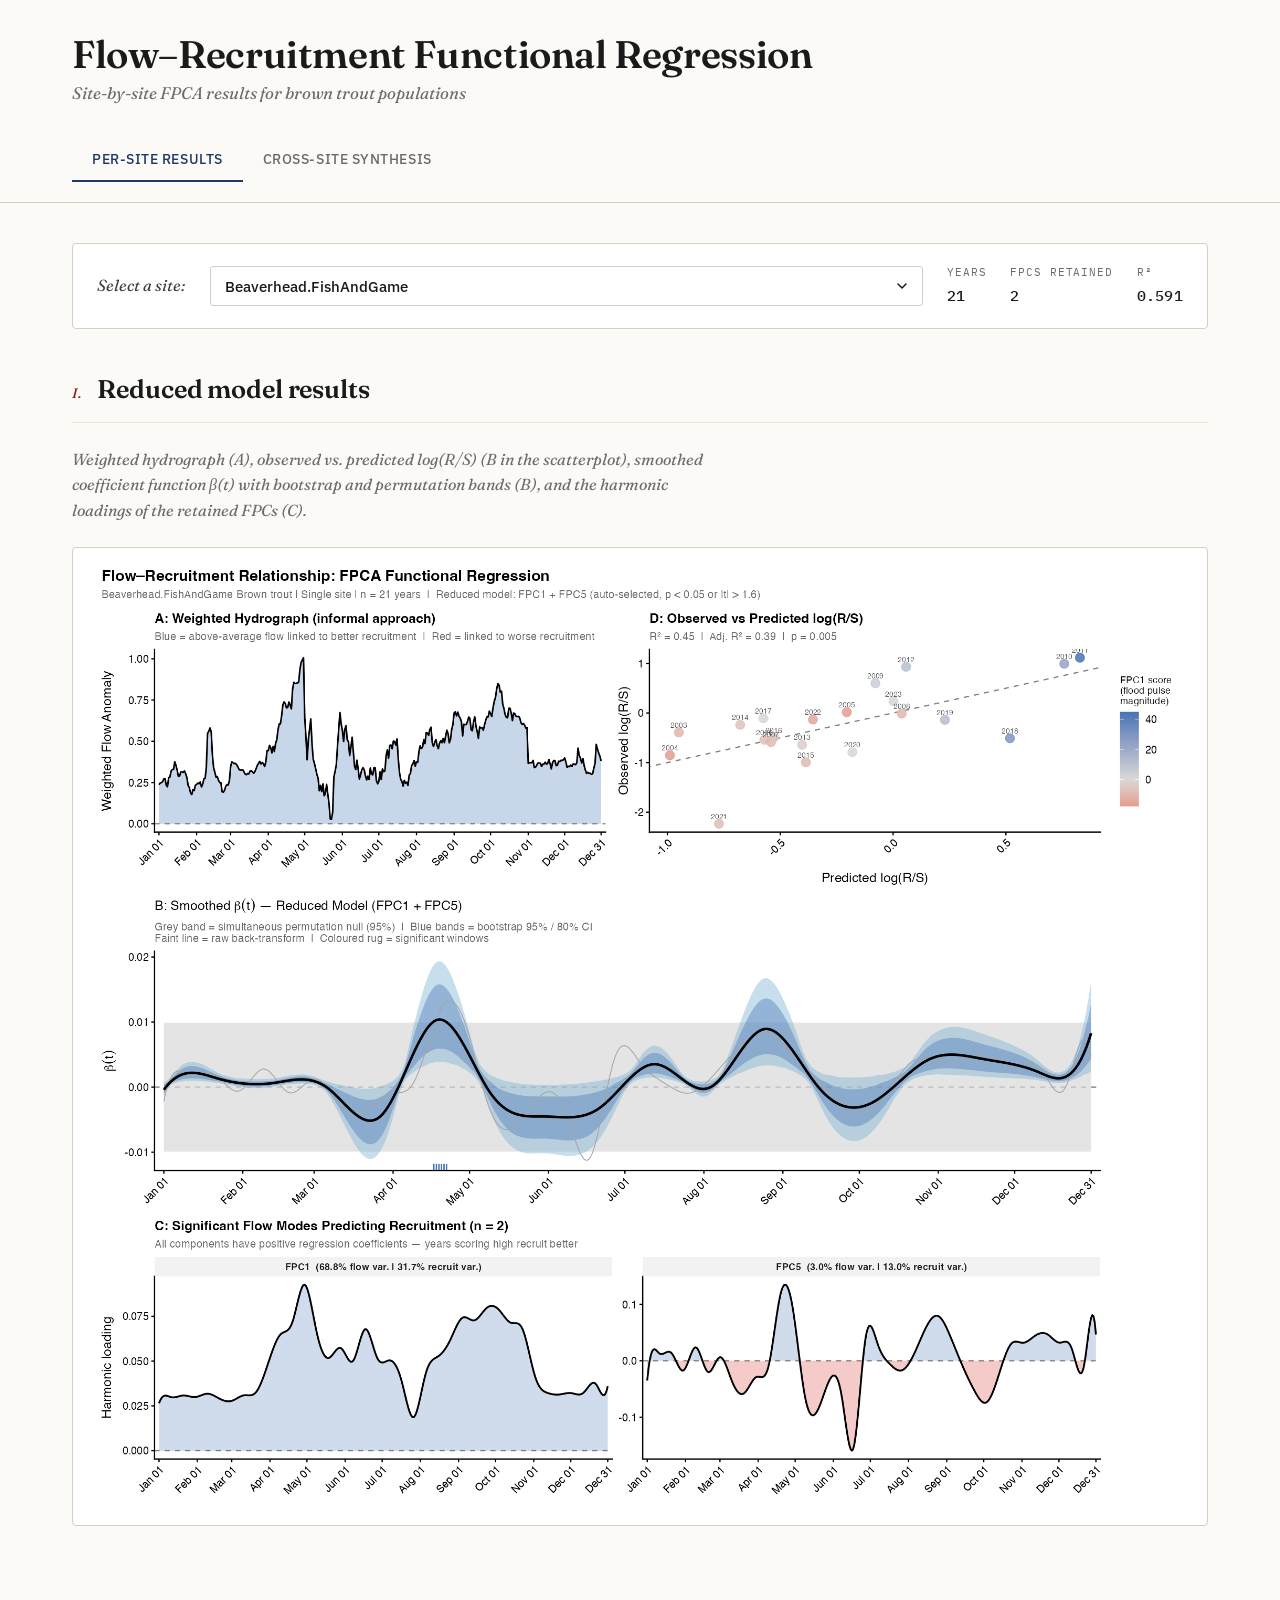
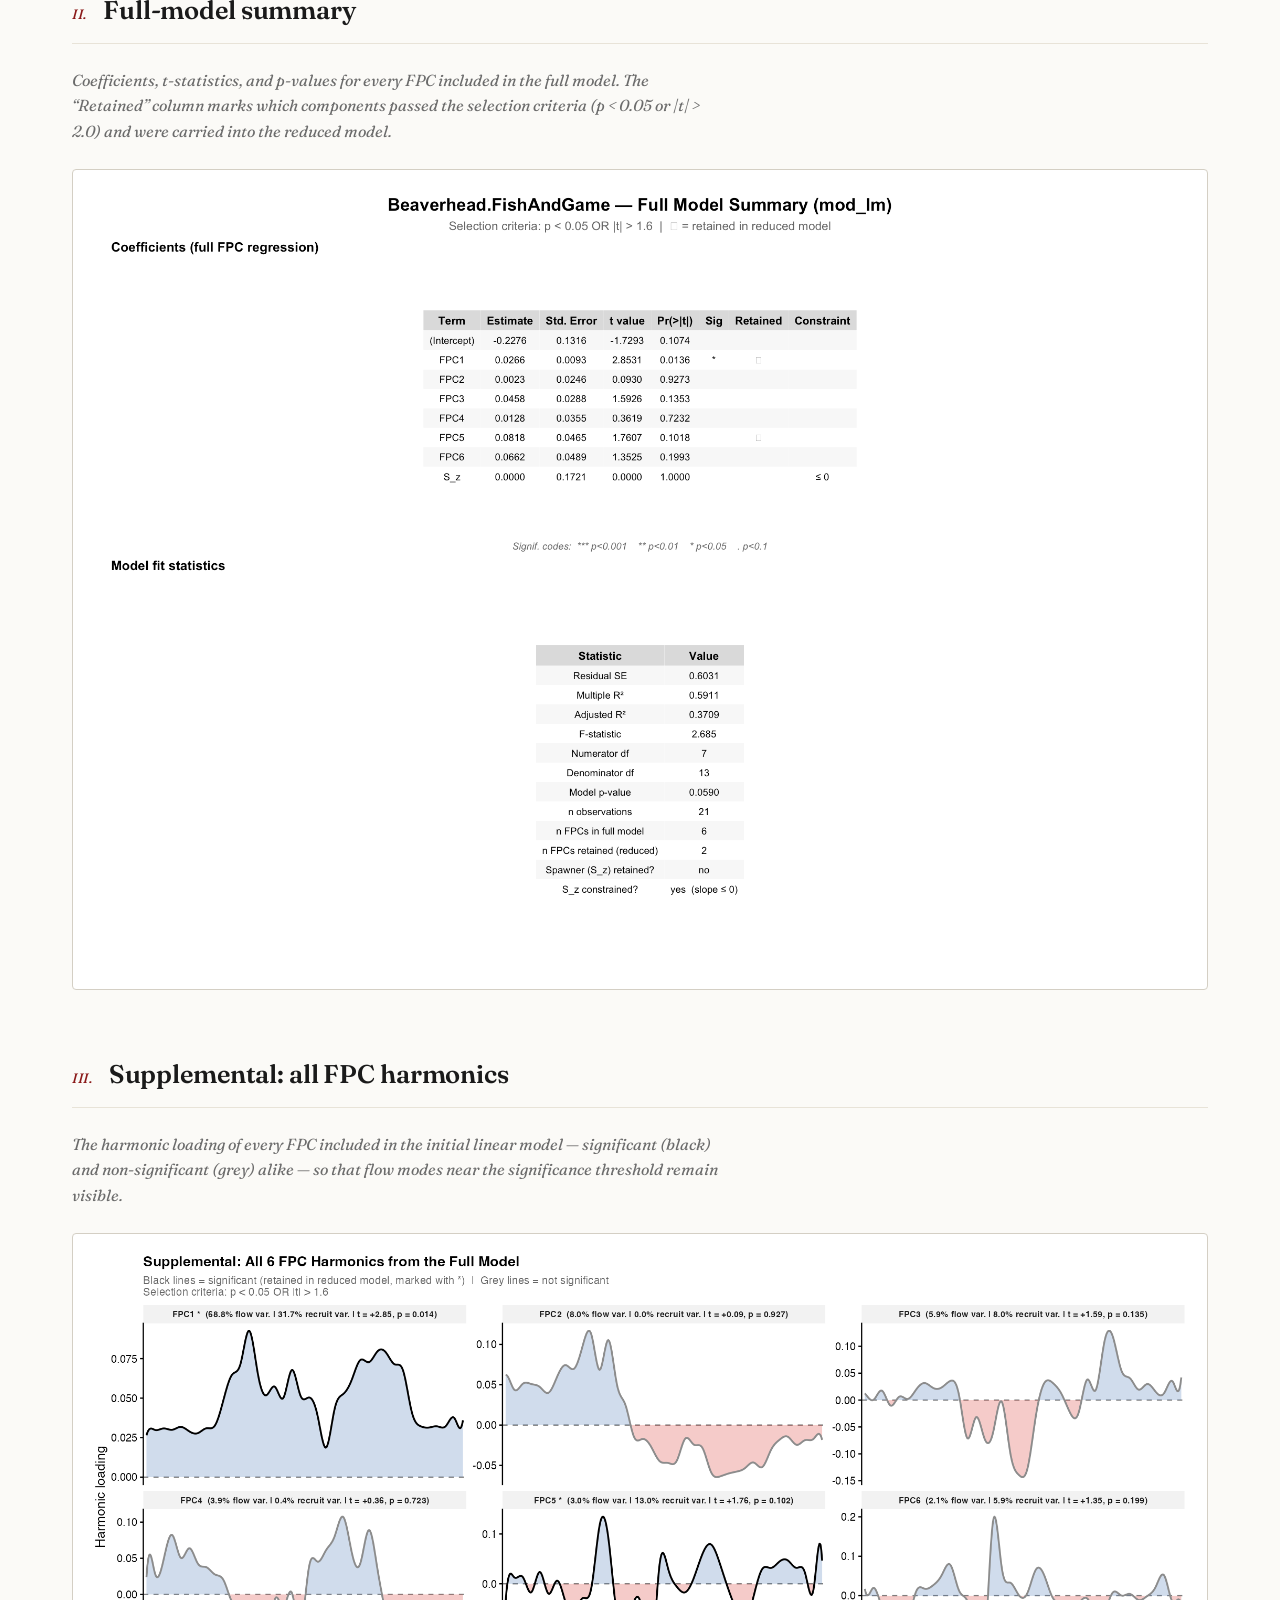
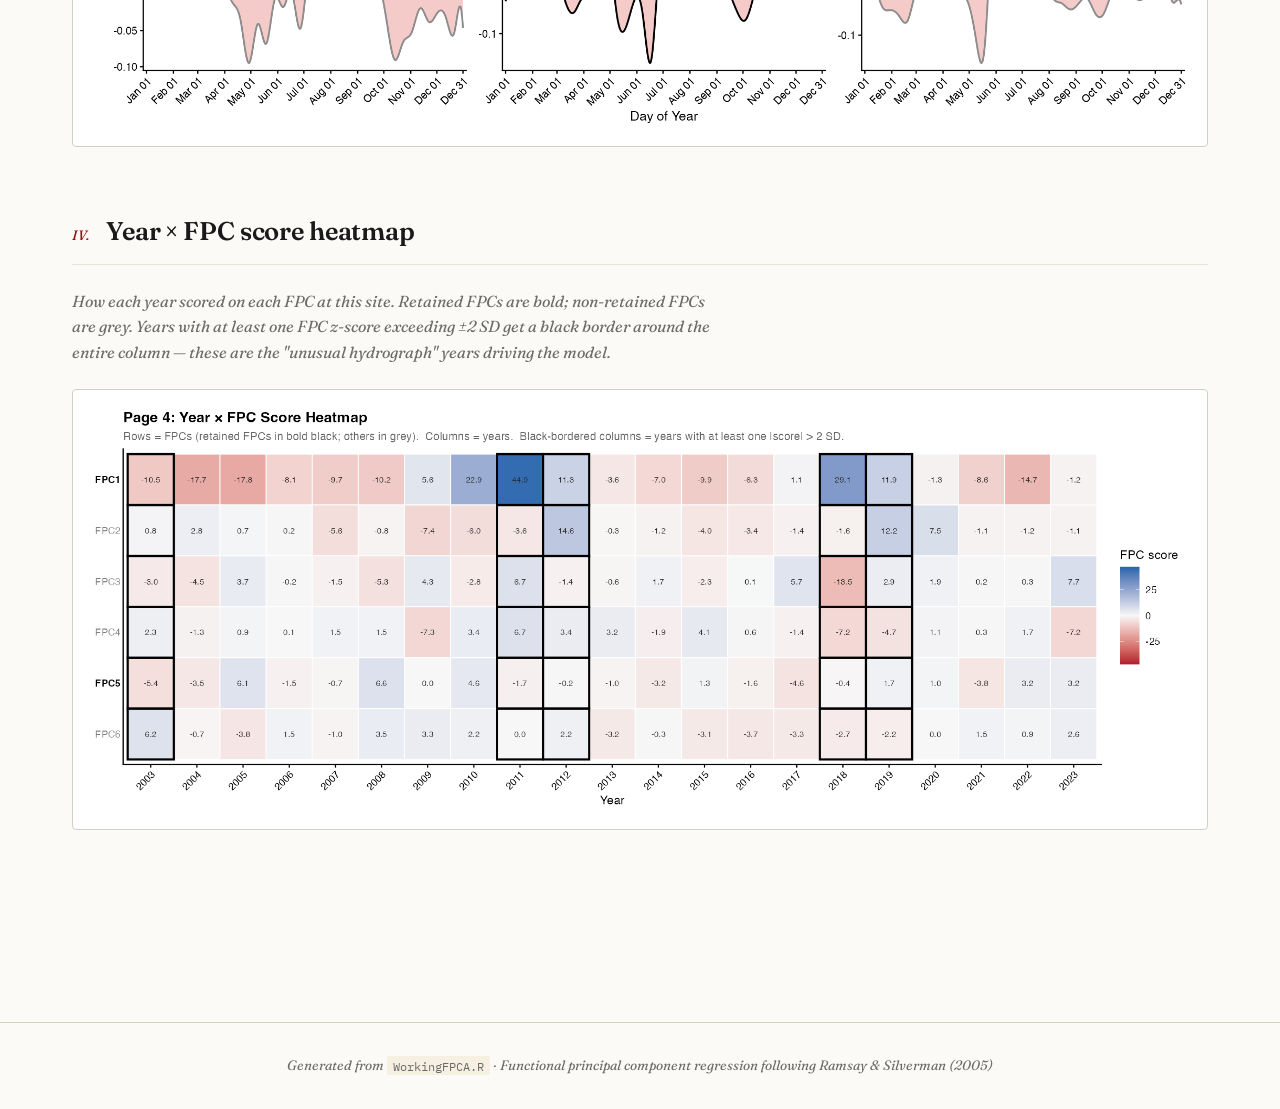
<file: docs/index.html>
<!DOCTYPE html>
<html lang="en">
<head>
  <meta charset="UTF-8">
  <meta name="viewport" content="width=device-width, initial-scale=1.0">
  <title>Flow–Recruitment FPCA Results</title>
  <link rel="stylesheet" href="style.css">
</head>
<body>

<header class="site-header">
  <div class="header-inner">
    <div class="brand">
      <h1>Flow–Recruitment Functional Regression</h1>
      <p class="tagline">Site-by-site FPCA results for brown trout populations</p>
    </div>
    <nav class="tabs">
      <a href="index.html" class="active">Per-site Results</a>
      <a href="cross_site.html">Cross-site Synthesis</a>
    </nav>
  </div>
</header>

<main>

  <!-- Site selector ---------------------------------------------------- -->
  <div class="selector-bar">
    <label for="site-select">Select a site:</label>
    <select id="site-select" aria-label="Select a site">
      <option value="">Loading sites…</option>
    </select>
    <div class="site-meta" id="site-meta" style="display:none;">
      <div class="meta-item">
        <span class="meta-label">Years</span>
        <span class="meta-value" id="meta-years">—</span>
      </div>
      <div class="meta-item">
        <span class="meta-label">FPCs retained</span>
        <span class="meta-value" id="meta-fpcs">—</span>
      </div>
      <div class="meta-item">
        <span class="meta-label">R²</span>
        <span class="meta-value" id="meta-r2">—</span>
      </div>
    </div>
  </div>

  <!-- Loading state ---------------------------------------------------- -->
  <div id="loading" class="loading">Select a site to view results.</div>

  <!-- Results pages ---------------------------------------------------- -->
  <div id="results" style="display:none;">

    <section class="page-section" id="page-panels">
      <div class="section-header">
        <span class="section-number">I.</span>
        <h2>Reduced model results</h2>
      </div>
      <p class="section-description">
        Weighted hydrograph (A), observed vs. predicted log(R/S) (B in the
        scatterplot), smoothed coefficient function β(t) with bootstrap and
        permutation bands (B), and the harmonic loadings of the retained FPCs (C).
      </p>
      <div class="figure-container">
        <img id="img-panels" alt="Reduced model results panels A–D">
      </div>
    </section>

    <section class="page-section" id="page-summary">
      <div class="section-header">
        <span class="section-number">II.</span>
        <h2>Full-model summary</h2>
      </div>
      <p class="section-description">
        Coefficients, t-statistics, and p-values for every FPC included in the
        full model. The “Retained” column marks which components passed the
        selection criteria (p &lt; 0.05 or |t| &gt; 2.0) and were carried into
        the reduced model.
      </p>
      <div class="figure-container">
        <img id="img-summary" alt="Full model coefficient table and fit statistics">
      </div>
    </section>

    <section class="page-section" id="page-allfpcs">
      <div class="section-header">
        <span class="section-number">III.</span>
        <h2>Supplemental: all FPC harmonics</h2>
      </div>
      <p class="section-description">
        The harmonic loading of every FPC included in the initial linear
        model — significant (black) and non-significant (grey) alike — so that
        flow modes near the significance threshold remain visible.
      </p>
      <div class="figure-container">
        <img id="img-allfpcs" alt="All FPC harmonic loadings (supplemental)">
      </div>
    </section>

    <section class="page-section" id="page-yearfpc">
      <div class="section-header">
        <span class="section-number">IV.</span>
        <h2>Year × FPC score heatmap</h2>
      </div>
      <p class="section-description">
        How each year scored on each FPC at this site. Retained FPCs are bold;
        non-retained FPCs are grey. Years with at least one FPC z-score
        exceeding ±2 SD get a black border around the entire column —
        these are the "unusual hydrograph" years driving the model.
      </p>
      <div class="figure-container">
        <img id="img-yearfpc" alt="Year by FPC score heatmap">
      </div>
    </section>

  </div>

</main>

<footer>
  Generated from <code>WorkingFPCA.R</code> · Functional principal component
  regression following Ramsay &amp; Silverman (2005)
</footer>

<script src="app.js"></script>
</body>
</html>
</file>
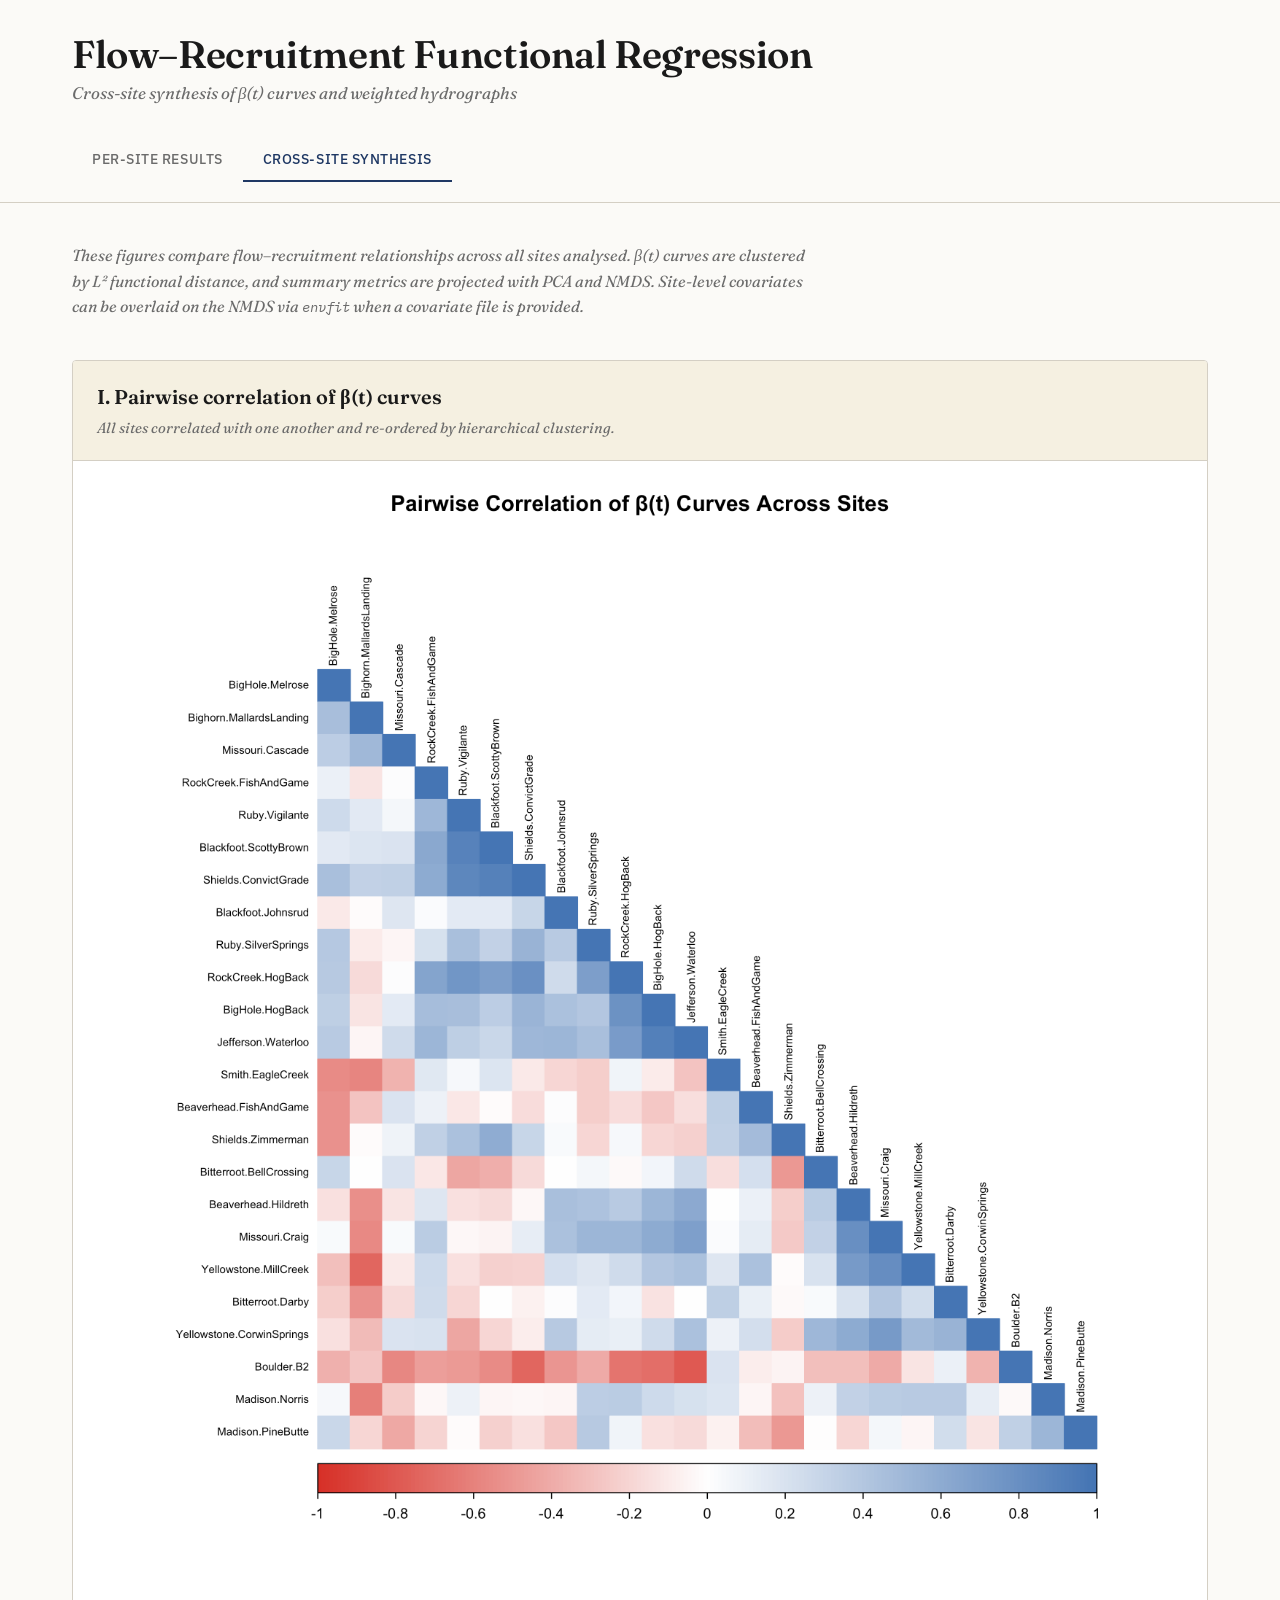
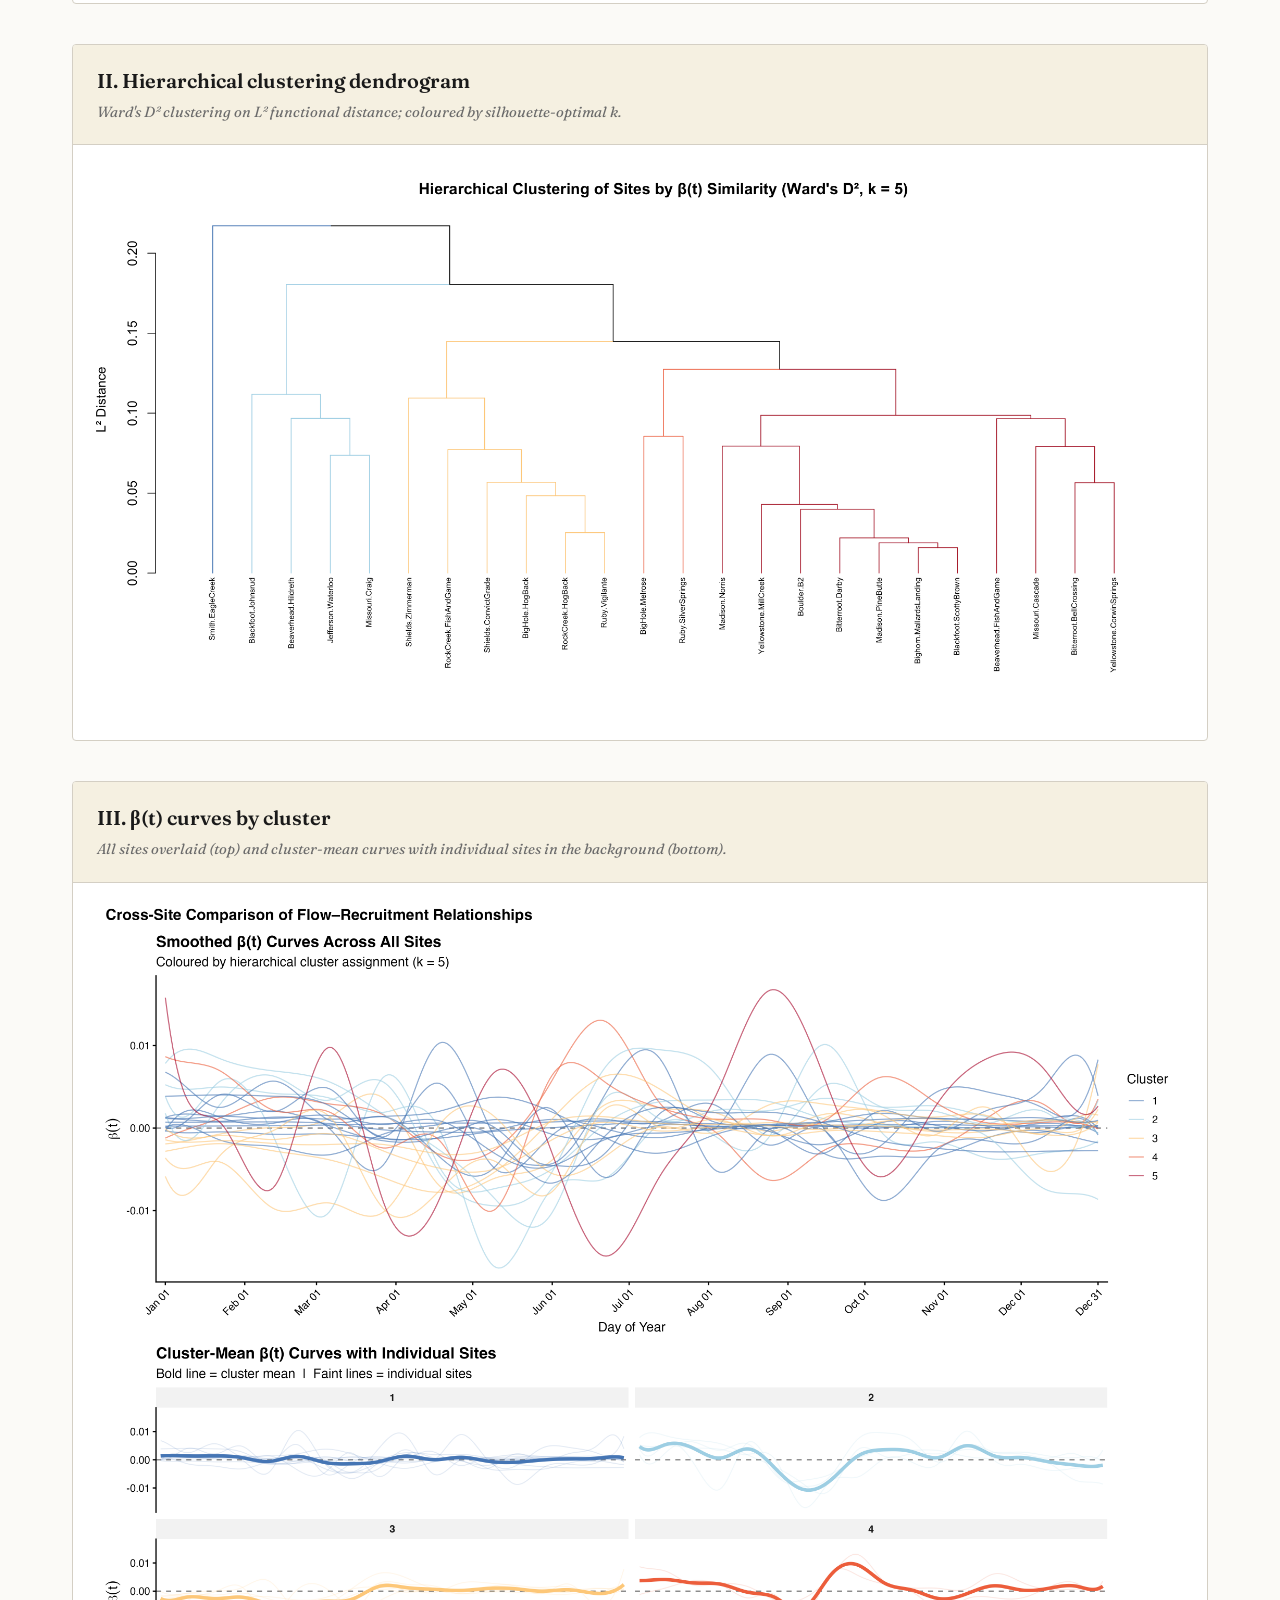
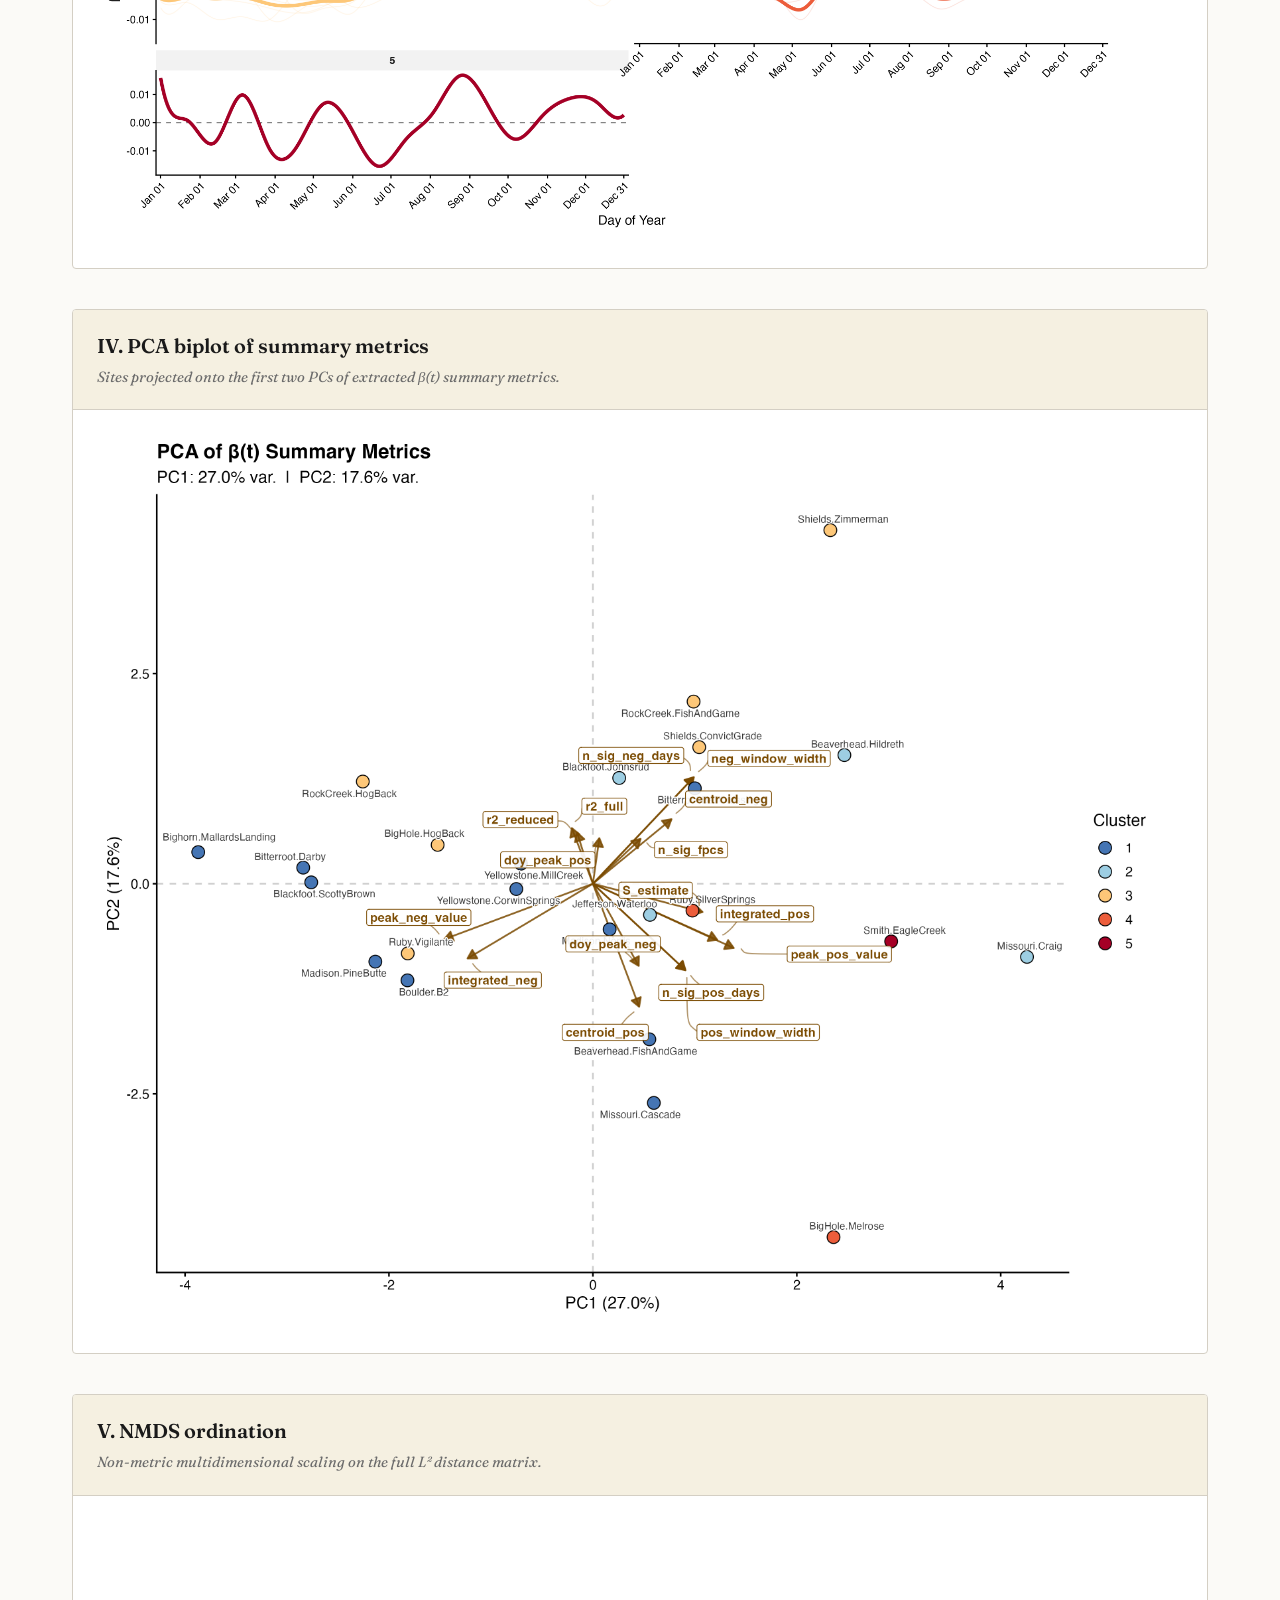
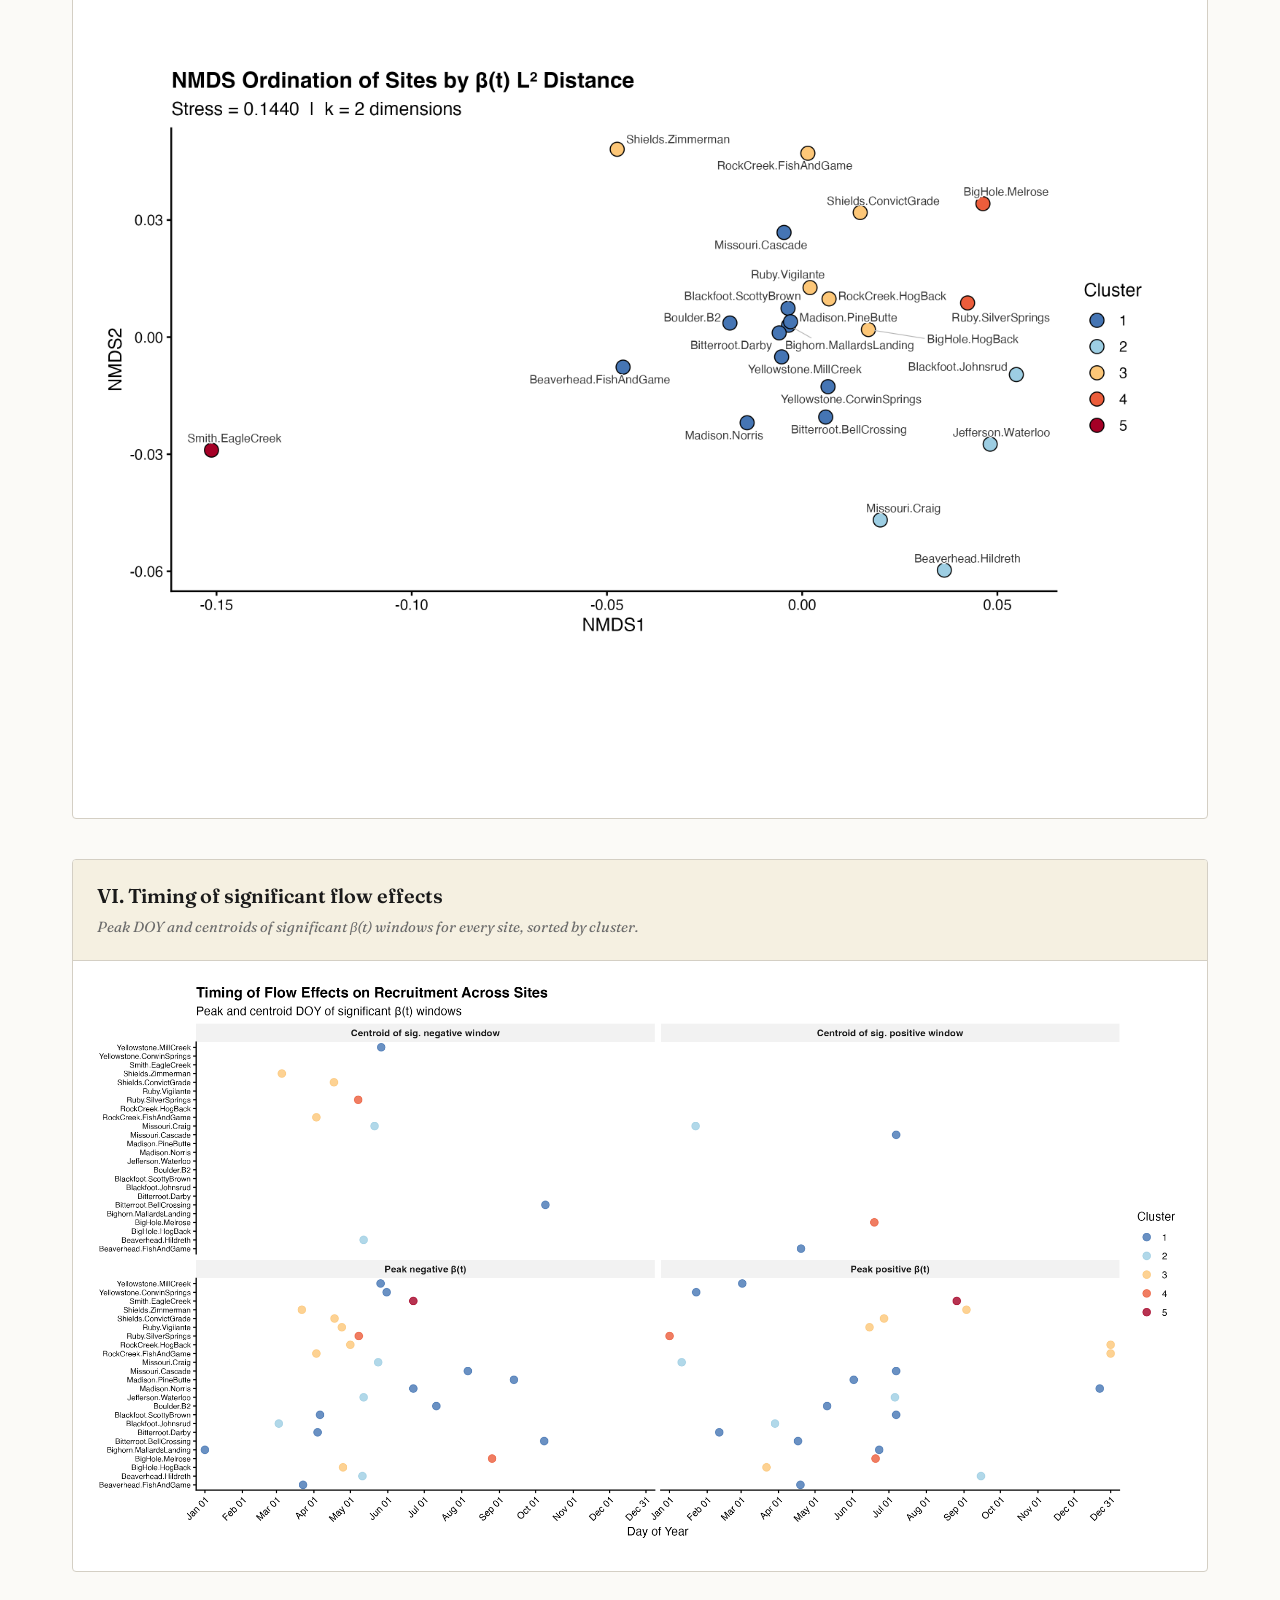
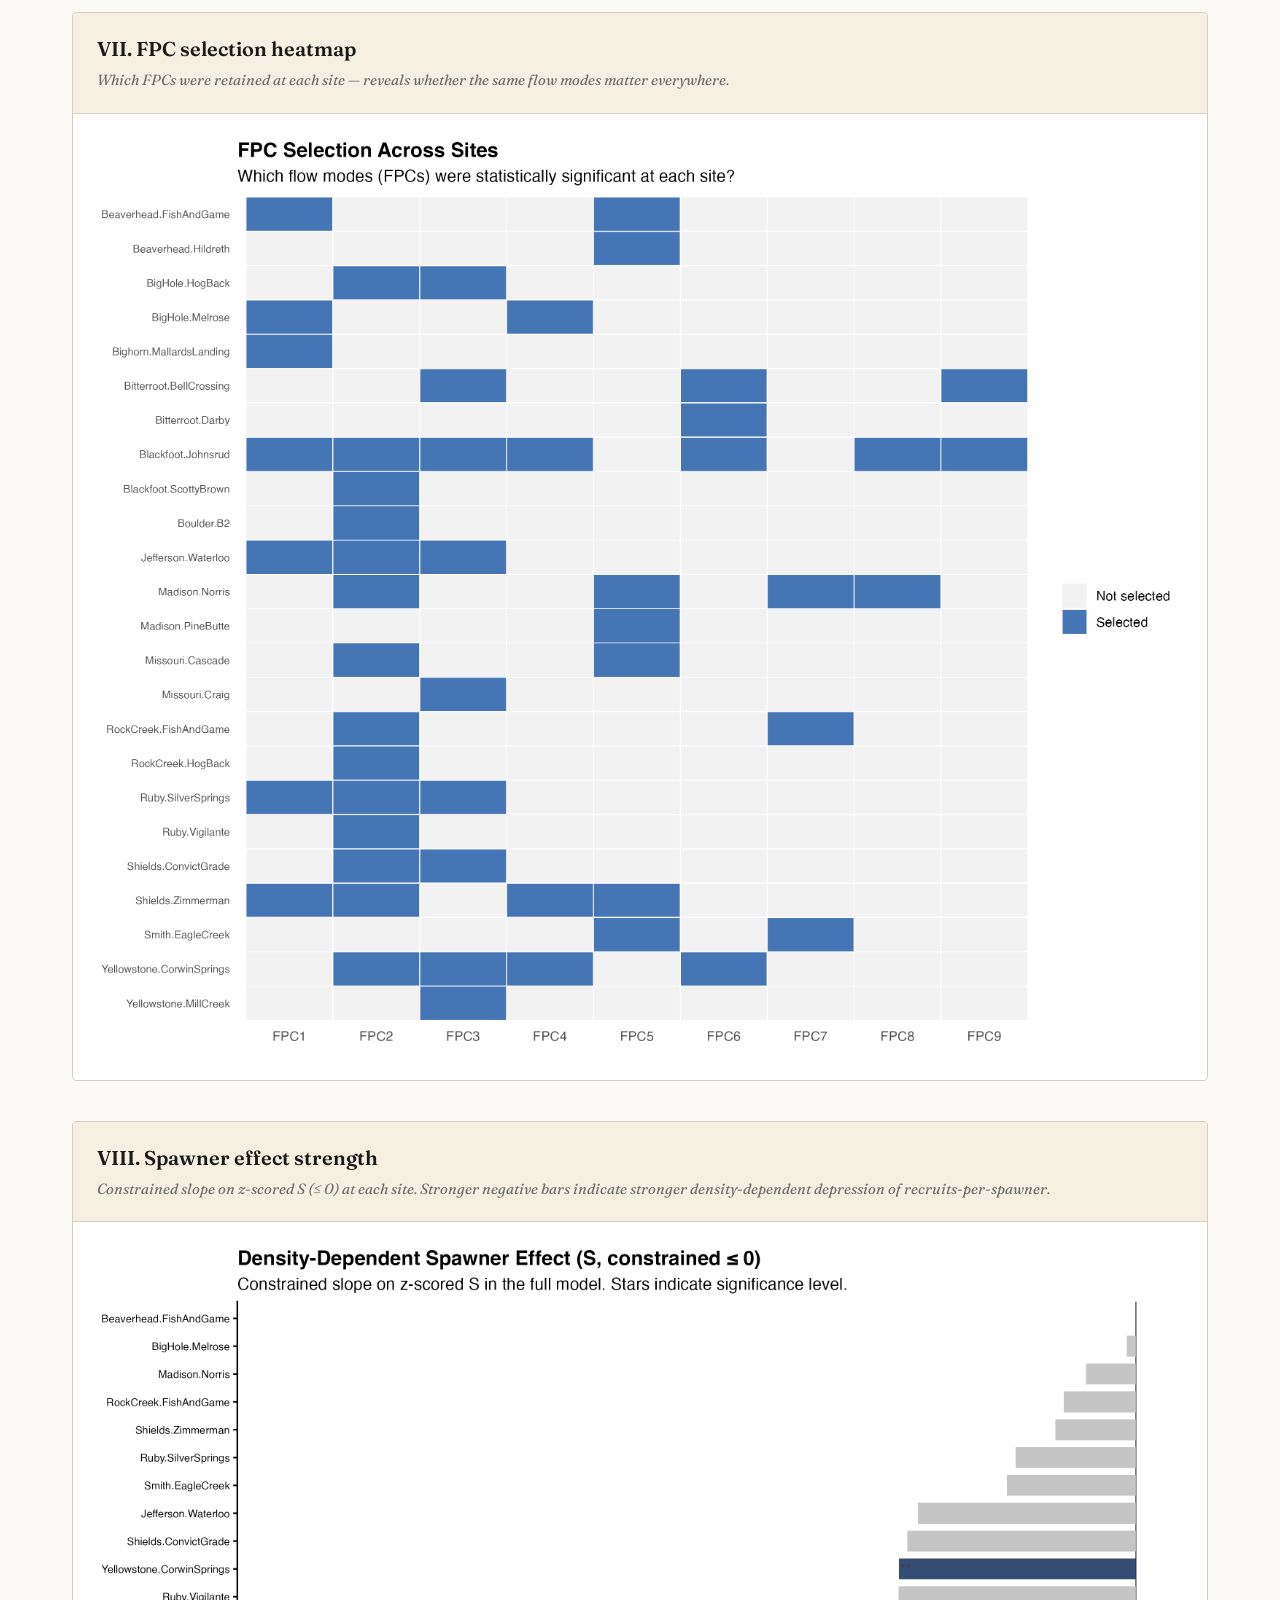
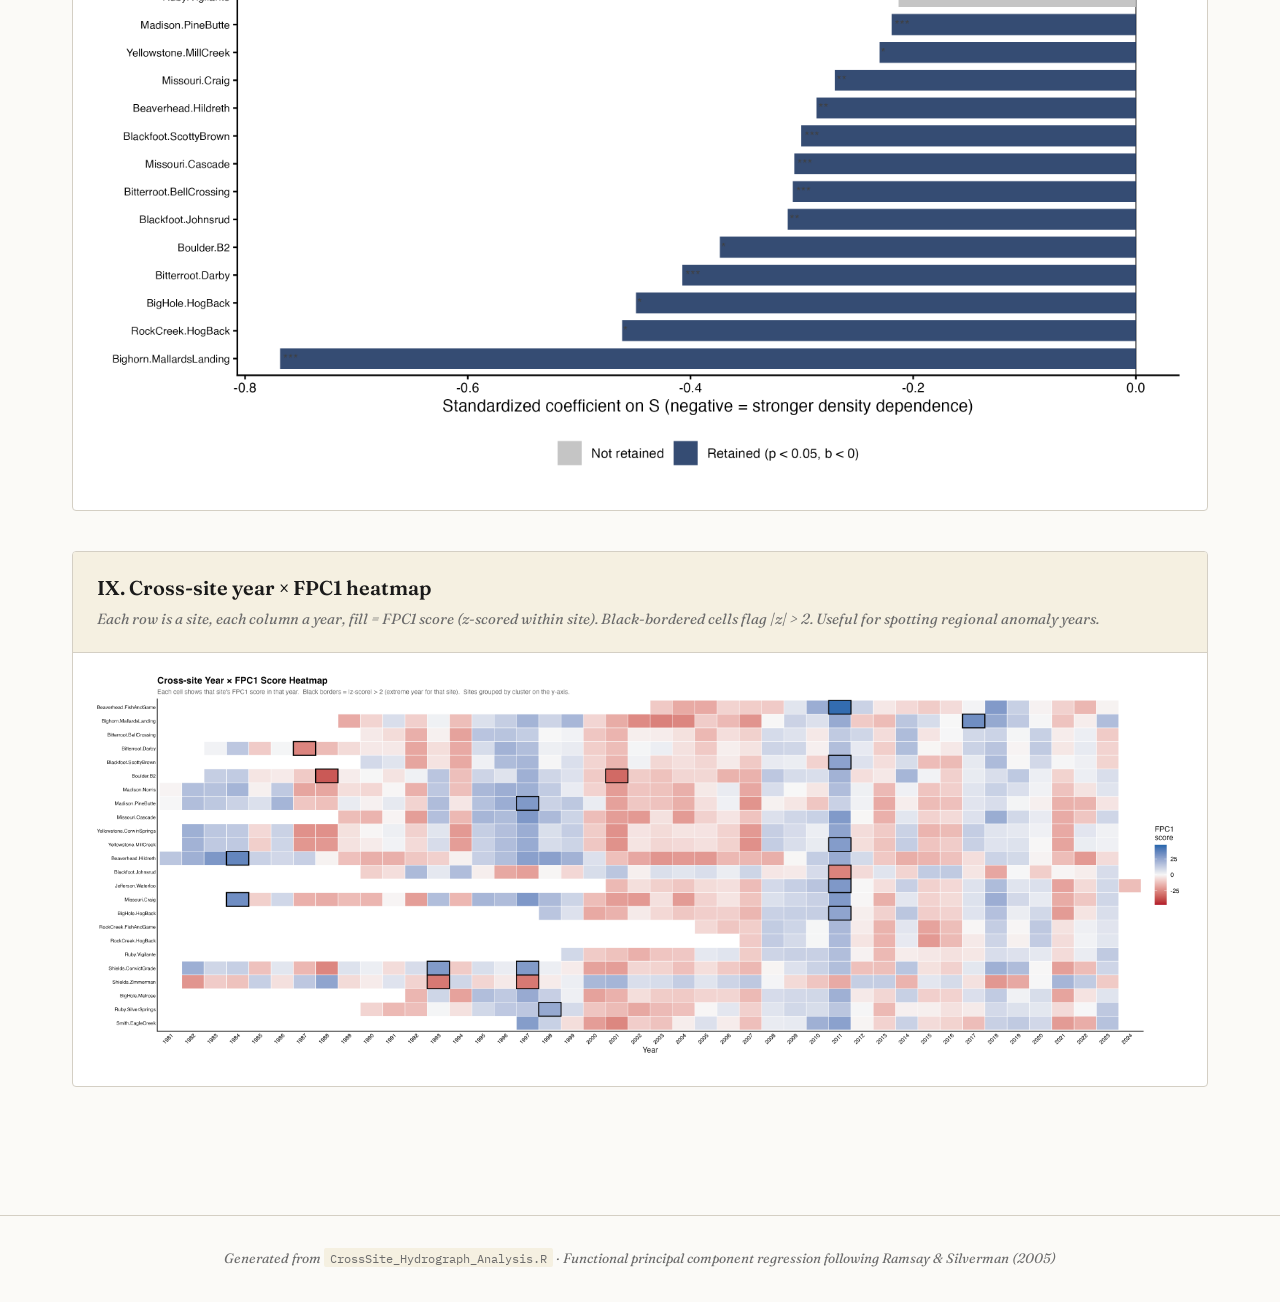
<file: docs/cross_site.html>
<!DOCTYPE html>
<html lang="en">
<head>
  <meta charset="UTF-8">
  <meta name="viewport" content="width=device-width, initial-scale=1.0">
  <title>Cross-site Synthesis — Flow–Recruitment FPCA</title>
  <link rel="stylesheet" href="style.css">
</head>
<body>

<header class="site-header">
  <div class="header-inner">
    <div class="brand">
      <h1>Flow–Recruitment Functional Regression</h1>
      <p class="tagline">Cross-site synthesis of β(t) curves and weighted hydrographs</p>
    </div>
    <nav class="tabs">
      <a href="index.html">Per-site Results</a>
      <a href="cross_site.html" class="active">Cross-site Synthesis</a>
    </nav>
  </div>
</header>

<main>

  <p class="section-description" style="margin-bottom: 2.5rem; max-width: 75ch;">
    These figures compare flow–recruitment relationships across all sites
    analysed. β(t) curves are clustered by L² functional distance, and summary
    metrics are projected with PCA and NMDS. Site-level covariates can be
    overlaid on the NMDS via <code style="font-family:var(--mono); font-size:0.85em;">envfit</code>
    when a covariate file is provided.
  </p>

  <div class="cross-site-grid">

    <article class="cross-site-card">
      <div class="card-header">
        <h3>I. Pairwise correlation of β(t) curves</h3>
        <p class="desc">All sites correlated with one another and re-ordered by hierarchical clustering.</p>
      </div>
      <div class="card-body">
        <img src="assets/cross_site/beta_correlation_matrix.png"
             alt="Correlation matrix of β(t) curves across sites">
      </div>
    </article>

    <article class="cross-site-card">
      <div class="card-header">
        <h3>II. Hierarchical clustering dendrogram</h3>
        <p class="desc">Ward's D² clustering on L² functional distance; coloured by silhouette-optimal k.</p>
      </div>
      <div class="card-body">
        <img src="assets/cross_site/site_dendrogram.png"
             alt="Hierarchical clustering dendrogram of sites">
      </div>
    </article>

    <article class="cross-site-card">
      <div class="card-header">
        <h3>III. β(t) curves by cluster</h3>
        <p class="desc">All sites overlaid (top) and cluster-mean curves with individual sites in the background (bottom).</p>
      </div>
      <div class="card-body">
        <img src="assets/cross_site/all_beta_curves_clustered.png"
             alt="β(t) curves coloured by cluster">
      </div>
    </article>

    <article class="cross-site-card">
      <div class="card-header">
        <h3>IV. PCA biplot of summary metrics</h3>
        <p class="desc">Sites projected onto the first two PCs of extracted β(t) summary metrics.</p>
      </div>
      <div class="card-body">
        <img src="assets/cross_site/pca_biplot.png"
             alt="PCA biplot of β(t) summary metrics">
      </div>
    </article>

    <article class="cross-site-card">
      <div class="card-header">
        <h3>V. NMDS ordination</h3>
        <p class="desc">Non-metric multidimensional scaling on the full L² distance matrix.</p>
      </div>
      <div class="card-body">
        <img src="assets/cross_site/nmds_ordination.png"
             alt="NMDS ordination of sites by β(t) distance">
      </div>
    </article>

    <article class="cross-site-card">
      <div class="card-header">
        <h3>VI. Timing of significant flow effects</h3>
        <p class="desc">Peak DOY and centroids of significant β(t) windows for every site, sorted by cluster.</p>
      </div>
      <div class="card-body">
        <img src="assets/cross_site/timing_summary.png"
             alt="Timing summary of significant flow effects">
      </div>
    </article>

    <article class="cross-site-card">
      <div class="card-header">
        <h3>VII. FPC selection heatmap</h3>
        <p class="desc">Which FPCs were retained at each site — reveals whether the same flow modes matter everywhere.</p>
      </div>
      <div class="card-body">
        <img src="assets/cross_site/fpc_selection_heatmap.png"
             alt="Heatmap of FPC selection across sites">
      </div>
    </article>

    <article class="cross-site-card">
      <div class="card-header">
        <h3>VIII. Spawner effect strength</h3>
        <p class="desc">Constrained slope on z-scored S (≤ 0) at each site. Stronger negative bars indicate stronger density-dependent depression of recruits-per-spawner.</p>
      </div>
      <div class="card-body">
        <img src="assets/cross_site/spawner_effect_strength.png"
             alt="Bar chart of spawner effect strength across sites">
      </div>
    </article>

    <article class="cross-site-card">
      <div class="card-header">
        <h3>IX. Cross-site year × FPC1 heatmap</h3>
        <p class="desc">Each row is a site, each column a year, fill = FPC1 score (z-scored within site). Black-bordered cells flag |z| > 2. Useful for spotting regional anomaly years.</p>
      </div>
      <div class="card-body">
        <img src="assets/cross_site/year_fpc_heatmap_crosssite.png"
             alt="Cross-site year by FPC1 heatmap">
      </div>
    </article>

  </div>

</main>

<footer>
  Generated from <code>CrossSite_Hydrograph_Analysis.R</code> · Functional
  principal component regression following Ramsay &amp; Silverman (2005)
</footer>

</body>
</html>
</file>
<file: docs/style.css>
/* ==========================================================================
   Flow–Recruitment Functional Regression — Results Viewer
   Editorial / scientific journal aesthetic
   ========================================================================== */

@import url('https://fonts.googleapis.com/css2?family=Fraunces:opsz,wght@9..144,400;9..144,500;9..144,600;9..144,700&family=IBM+Plex+Sans:wght@400;500;600&family=IBM+Plex+Mono:wght@400;500&display=swap');

:root {
  --ink:        #1a1a1a;
  --ink-soft:   #3d3d3d;
  --ink-fade:   #6b6b6b;
  --paper:      #fbfaf7;
  --rule:       #d4cfc4;
  --rule-soft:  #e8e3d8;
  --accent:     #1f3864;
  --accent-2:   #8b1a1a;
  --highlight:  #f5f0e1;
  --serif:      'Fraunces', Georgia, 'Times New Roman', serif;
  --sans:       'IBM Plex Sans', system-ui, sans-serif;
  --mono:       'IBM Plex Mono', 'Courier New', monospace;
  --max-width:  1200px;
}

* { box-sizing: border-box; margin: 0; padding: 0; }

html { scroll-behavior: smooth; }

body {
  font-family: var(--sans);
  font-size: 16px;
  line-height: 1.6;
  color: var(--ink);
  background: var(--paper);
  -webkit-font-smoothing: antialiased;
  text-rendering: optimizeLegibility;
}

/* ============ Header ================================================== */
header.site-header {
  border-bottom: 1px solid var(--rule);
  background: var(--paper);
  padding: 2rem 0 1.25rem;
}

.header-inner {
  max-width: var(--max-width);
  margin: 0 auto;
  padding: 0 2rem;
  display: flex;
  align-items: flex-end;
  justify-content: space-between;
  gap: 2rem;
  flex-wrap: wrap;
}

.brand h1 {
  font-family: var(--serif);
  font-weight: 600;
  font-size: clamp(1.75rem, 3vw, 2.5rem);
  line-height: 1.15;
  letter-spacing: -0.01em;
  color: var(--ink);
  margin-bottom: 0.25rem;
}

.brand .tagline {
  font-family: var(--serif);
  font-style: italic;
  font-size: 1.05rem;
  color: var(--ink-fade);
  font-weight: 400;
}

nav.tabs {
  display: flex;
  gap: 0;
  align-items: stretch;
}

nav.tabs a {
  font-family: var(--sans);
  font-size: 0.85rem;
  font-weight: 500;
  letter-spacing: 0.04em;
  text-transform: uppercase;
  color: var(--ink-fade);
  text-decoration: none;
  padding: 0.6rem 1.25rem;
  border-bottom: 2px solid transparent;
  transition: color 0.15s, border-color 0.15s;
}

nav.tabs a:hover {
  color: var(--ink);
}

nav.tabs a.active {
  color: var(--accent);
  border-bottom-color: var(--accent);
}

/* ============ Main layout ============================================= */
main {
  max-width: var(--max-width);
  margin: 0 auto;
  padding: 2.5rem 2rem 4rem;
}

/* ============ Site selector =========================================== */
.selector-bar {
  display: flex;
  align-items: center;
  gap: 1.5rem;
  padding: 1.25rem 1.5rem;
  background: white;
  border: 1px solid var(--rule);
  border-radius: 4px;
  margin-bottom: 2.5rem;
  flex-wrap: wrap;
}

.selector-bar label {
  font-family: var(--serif);
  font-size: 1rem;
  font-style: italic;
  color: var(--ink-soft);
  white-space: nowrap;
}

.selector-bar select {
  flex: 1;
  min-width: 220px;
  font-family: var(--sans);
  font-size: 0.95rem;
  font-weight: 500;
  color: var(--ink);
  padding: 0.55rem 2.25rem 0.55rem 0.85rem;
  background: white url("data:image/svg+xml,%3Csvg xmlns='http://www.w3.org/2000/svg' width='12' height='12' viewBox='0 0 12 12'%3E%3Cpath d='M2 4l4 4 4-4' stroke='%231a1a1a' stroke-width='1.5' fill='none' stroke-linecap='round' stroke-linejoin='round'/%3E%3C/svg%3E") no-repeat right 0.85rem center;
  border: 1px solid var(--rule);
  border-radius: 3px;
  appearance: none;
  cursor: pointer;
  transition: border-color 0.15s;
}

.selector-bar select:hover,
.selector-bar select:focus {
  border-color: var(--accent);
  outline: none;
}

.site-meta {
  display: flex;
  gap: 1.5rem;
  font-family: var(--mono);
  font-size: 0.78rem;
  color: var(--ink-fade);
  letter-spacing: 0.02em;
}

.site-meta .meta-item {
  display: flex;
  flex-direction: column;
  gap: 2px;
}

.site-meta .meta-label {
  text-transform: uppercase;
  font-size: 0.68rem;
  color: var(--ink-fade);
  letter-spacing: 0.08em;
}

.site-meta .meta-value {
  font-size: 0.95rem;
  color: var(--ink);
  font-weight: 500;
}

/* ============ Page sections =========================================== */
.page-section {
  margin-bottom: 4rem;
  scroll-margin-top: 1rem;
}

.section-header {
  display: flex;
  align-items: baseline;
  gap: 1rem;
  margin-bottom: 1.5rem;
  padding-bottom: 0.75rem;
  border-bottom: 1px solid var(--rule-soft);
}

.section-number {
  font-family: var(--serif);
  font-size: 0.85rem;
  font-style: italic;
  color: var(--accent-2);
  font-weight: 500;
  letter-spacing: 0.05em;
}

.section-header h2 {
  font-family: var(--serif);
  font-weight: 600;
  font-size: 1.6rem;
  letter-spacing: -0.005em;
  color: var(--ink);
}

.section-description {
  font-family: var(--serif);
  font-style: italic;
  font-size: 1rem;
  color: var(--ink-fade);
  max-width: 65ch;
  margin-bottom: 1.5rem;
}

.figure-container {
  background: white;
  border: 1px solid var(--rule);
  border-radius: 4px;
  padding: 1rem;
  text-align: center;
}

.figure-container img {
  max-width: 100%;
  height: auto;
  display: block;
  margin: 0 auto;
}

.figure-container .caption {
  font-family: var(--serif);
  font-style: italic;
  font-size: 0.9rem;
  color: var(--ink-fade);
  margin-top: 0.75rem;
  padding-top: 0.75rem;
  border-top: 1px solid var(--rule-soft);
  text-align: left;
  max-width: 90ch;
  margin-left: auto;
  margin-right: auto;
}

/* ============ Loading / empty state =================================== */
.loading {
  text-align: center;
  padding: 4rem 1rem;
  color: var(--ink-fade);
  font-family: var(--serif);
  font-style: italic;
  font-size: 1.05rem;
}

.error-box {
  padding: 1.5rem;
  background: #fff3f3;
  border-left: 4px solid var(--accent-2);
  margin: 2rem 0;
  font-family: var(--serif);
  color: var(--accent-2);
}

/* ============ Footer ================================================== */
footer {
  border-top: 1px solid var(--rule);
  margin-top: 4rem;
  padding: 2rem;
  text-align: center;
  font-family: var(--serif);
  font-style: italic;
  font-size: 0.85rem;
  color: var(--ink-fade);
}

footer code {
  font-family: var(--mono);
  font-style: normal;
  font-size: 0.78rem;
  background: var(--highlight);
  padding: 0.1rem 0.35rem;
  border-radius: 2px;
}

/* ============ Cross-site page ========================================= */
.cross-site-grid {
  display: grid;
  grid-template-columns: 1fr;
  gap: 2.5rem;
}

.cross-site-card {
  background: white;
  border: 1px solid var(--rule);
  border-radius: 4px;
  overflow: hidden;
}

.cross-site-card .card-header {
  padding: 1.25rem 1.5rem;
  background: var(--highlight);
  border-bottom: 1px solid var(--rule);
}

.cross-site-card .card-header h3 {
  font-family: var(--serif);
  font-weight: 600;
  font-size: 1.25rem;
  color: var(--ink);
  margin-bottom: 0.25rem;
}

.cross-site-card .card-header .desc {
  font-family: var(--serif);
  font-style: italic;
  font-size: 0.92rem;
  color: var(--ink-fade);
}

.cross-site-card .card-body {
  padding: 1.25rem;
  text-align: center;
}

.cross-site-card .card-body img {
  max-width: 100%;
  height: auto;
}

/* ============ Responsive ============================================== */
@media (max-width: 720px) {
  main { padding: 1.5rem 1rem 3rem; }
  .header-inner { padding: 0 1rem; }
  .brand h1 { font-size: 1.6rem; }
  .selector-bar { flex-direction: column; align-items: stretch; }
  .site-meta { flex-wrap: wrap; gap: 1rem; }
  nav.tabs { width: 100%; justify-content: flex-start; }
}
</file>
